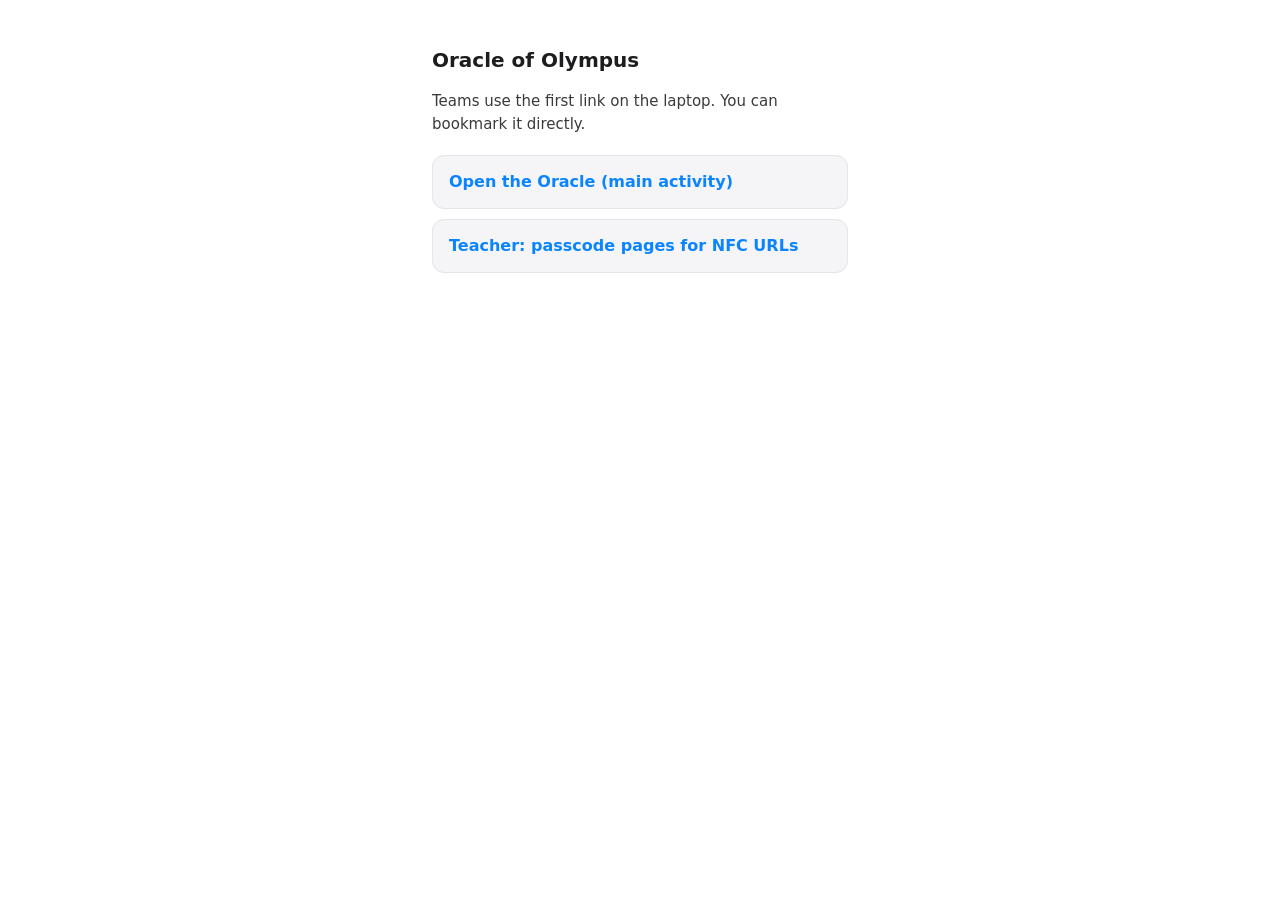
<file: oracle_of_olympus_printables/index.html>
<!DOCTYPE html>
<html lang="en">
<head>
<meta charset="UTF-8">
<meta name="viewport" content="width=device-width, initial-scale=1.0">
<title>Oracle of Olympus — site</title>
<style>
  body{font-family:system-ui,sans-serif;padding:clamp(1rem,4vw,2rem);max-width:26rem;margin:0 auto;line-height:1.5;color:#1d1d1f}
  h1{font-size:1.25rem;margin-bottom:0.5rem}
  p{color:#3a3a3c;font-size:15px;margin-bottom:1.25rem}
  ul{list-style:none;padding:0;margin:0}
  li{margin-bottom:10px}
  a{display:block;padding:14px 16px;background:#f5f5f7;border-radius:12px;color:#0a84ff;font-weight:600;text-decoration:none;border:1px solid #e5e5ea}
  a:hover{background:#eaeaea}
</style>
</head>
<body>
  <h1>Oracle of Olympus</h1>
  <p>Teams use the first link on the laptop. You can bookmark it directly.</p>
  <ul>
    <li><a href="oracle_clues_final.html">Open the Oracle (main activity)</a></li>
    <li><a href="qr-code-pages/index.html">Teacher: passcode pages for NFC URLs</a></li>
  </ul>
</body>
</html>
</file>
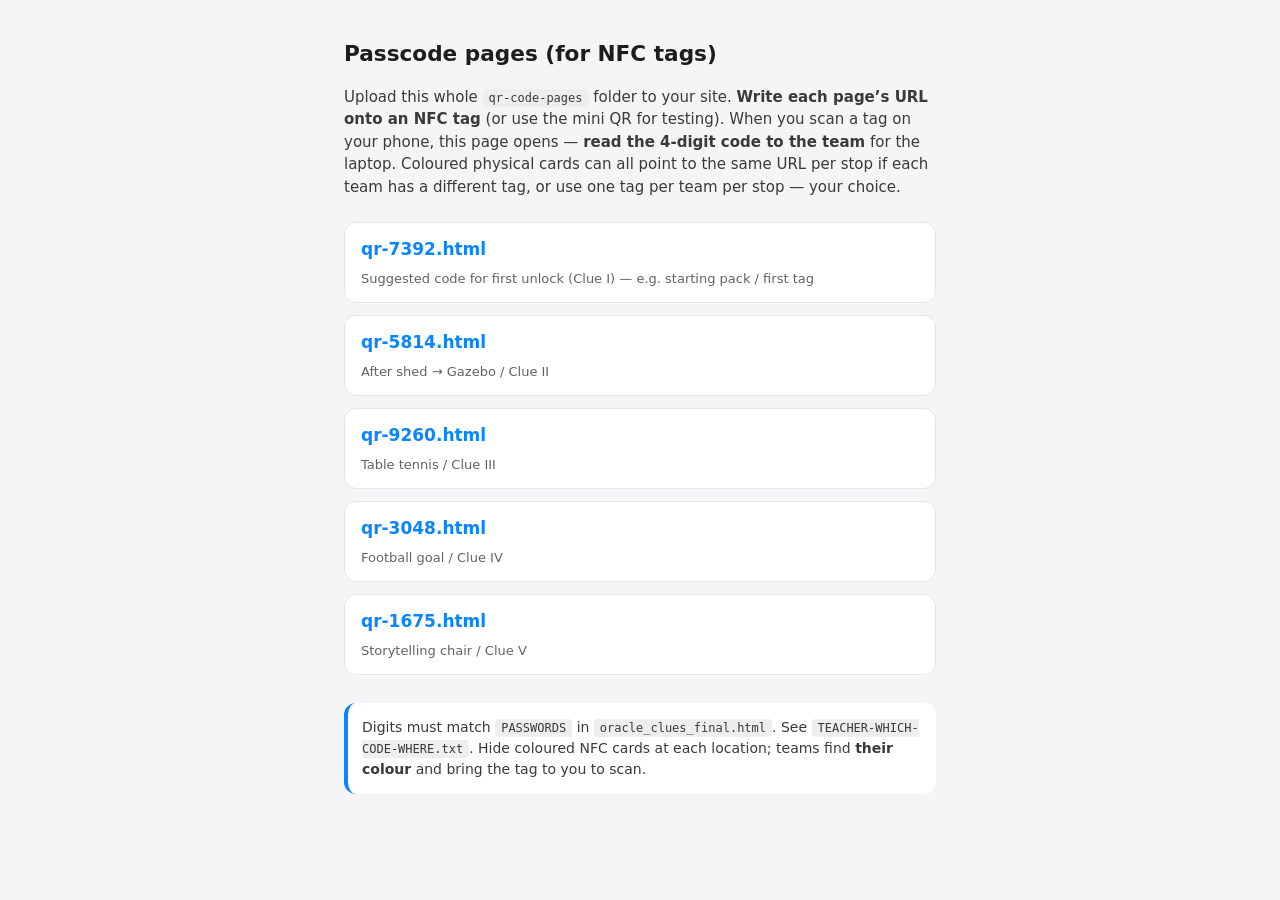
<file: oracle_of_olympus_printables/qr-code-pages/index.html>
<!DOCTYPE html>
<html lang="en">
<head>
<meta charset="UTF-8">
<meta name="viewport" content="width=device-width, initial-scale=1.0">
<meta name="robots" content="noindex,nofollow">
<title>Oracle of Olympus — passcode pages (NFC / URL)</title>
<style>
  *{box-sizing:border-box}
  body{font-family:system-ui,-apple-system,sans-serif;padding:24px;max-width:40rem;margin:0 auto;line-height:1.5;color:#1d1d1f;background:#f5f5f7}
  h1{font-size:1.35rem;margin-bottom:8px}
  p.lead{color:#3a3a3c;font-size:15px;margin-bottom:24px}
  ul{list-style:none;padding:0;margin:0}
  li{margin-bottom:12px;padding:14px 16px;background:#fff;border-radius:12px;border:1px solid #e5e5ea}
  li a{font-weight:700;color:#0a84ff;text-decoration:none;font-size:17px}
  li a:hover{text-decoration:underline}
  li span{display:block;font-size:13px;color:#636366;margin-top:6px}
  .note{margin-top:28px;padding:14px;background:#fff;border-radius:12px;font-size:14px;color:#3a3a3c;border-left:4px solid #0a84ff}
  code{font-size:12px;background:#eee;padding:2px 6px;border-radius:4px}
</style>
</head>
<body>
  <h1>Passcode pages (for NFC tags)</h1>
  <p class="lead">Upload this whole <code>qr-code-pages</code> folder to your site. <strong>Write each page’s URL onto an NFC tag</strong> (or use the mini QR for testing). When you scan a tag on your phone, this page opens — <strong>read the 4-digit code to the team</strong> for the laptop. Coloured physical cards can all point to the same URL per stop if each team has a different tag, or use one tag per team per stop — your choice.</p>

  <ul>
    <li><a href="qr-7392.html">qr-7392.html</a><span>Suggested code for first unlock (Clue I) — e.g. starting pack / first tag</span></li>
    <li><a href="qr-5814.html">qr-5814.html</a><span>After shed → Gazebo / Clue II</span></li>
    <li><a href="qr-9260.html">qr-9260.html</a><span>Table tennis / Clue III</span></li>
    <li><a href="qr-3048.html">qr-3048.html</a><span>Football goal / Clue IV</span></li>
    <li><a href="qr-1675.html">qr-1675.html</a><span>Storytelling chair / Clue V</span></li>
  </ul>

  <p class="note">Digits must match <code>PASSWORDS</code> in <code>oracle_clues_final.html</code>. See <code>TEACHER-WHICH-CODE-WHERE.txt</code>. Hide coloured NFC cards at each location; teams find <strong>their colour</strong> and bring the tag to you to scan.</p>
</body>
</html>
</file>
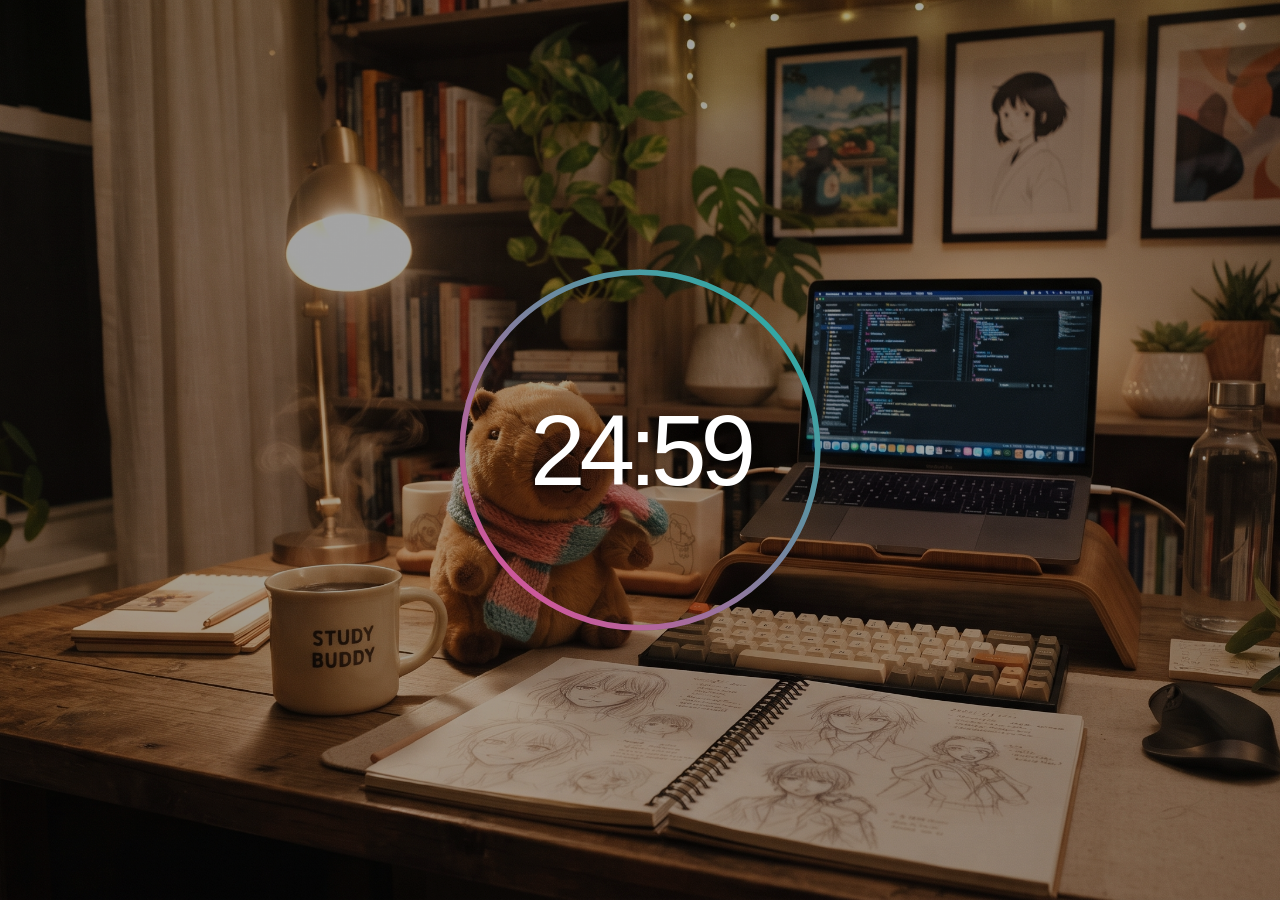
<file: capy-pomodoro/gemini-code-1793145372151.html>
<!DOCTYPE html>
<html lang="en">
<head>
    <meta charset="UTF-8">
    <meta name="viewport" content="width=device-width, initial-scale=1.0">
    <title>Capy Pomodoro Timer</title>
    <style>
        * {
            box-sizing: border-box;
        }

        html,
        body {
            width: 100%;
            height: 100%;
            margin: 0;
            overflow: hidden;
            background: #17120e;
            color: #fff;
            font-family: "Segoe UI", Arial, sans-serif;
        }

        .background {
            position: fixed;
            inset: 0;
            background: url("Gemini_Generated_Image_qd5160qd5160qd51.jpg") center / cover no-repeat;
            filter: brightness(0.78);
        }

        .shade {
            position: fixed;
            inset: 0;
            background: rgba(8, 8, 10, 0.18);
        }

        .timer-card {
            position: fixed;
            inset: 0;
            display: grid;
            place-items: center;
            cursor: pointer;
            user-select: none;
        }

        .timer-card:focus-visible {
            outline: 2px solid #ffc0ca;
            outline-offset: 5px;
        }

        .phase-label {
            display: none;
        }

        .timer-container {
            position: relative;
            display: grid;
            width: min(400px, 76vw, 76vh);
            aspect-ratio: 1;
            place-items: center;
        }

        svg {
            width: 100%;
            height: 100%;
            overflow: visible;
            transform: rotate(-90deg);
        }

        .timer-ring-track,
        .timer-ring-progress {
            fill: none;
            stroke-width: 5;
        }

        .timer-ring-track {
            stroke: rgba(63, 63, 70, 0.6);
        }

        .timer-ring-progress {
            stroke: url(#ring-gradient);
            stroke-linecap: round;
            transition: stroke-dashoffset 0.9s linear;
        }

        .time-display {
            position: absolute;
            font-size: clamp(64px, 12vw, 100px);
            font-weight: 500;
            letter-spacing: -0.06em;
            font-variant-numeric: tabular-nums;
            text-shadow: 0 2px 12px rgba(0, 0, 0, 0.32);
        }

        .hint {
            display: none;
        }

        @media (max-width: 600px) {
            .timer-container {
                width: min(340px, 78vw, 78vh);
            }
        }
    </style>
</head>
<body>
    <div class="background" aria-hidden="true"></div>
    <div class="shade" aria-hidden="true"></div>

    <main
        class="timer-card"
        id="timerCard"
        role="button"
        tabindex="0"
        aria-label="Pomodoro timer. Click to pause or resume."
        title="Click to pause or resume"
    >
        <div class="phase-label" id="phaseLabel">FOCUS SESSION</div>
        <div class="timer-container">
            <svg viewBox="0 0 360 360" aria-hidden="true">
                <defs>
                    <linearGradient id="ring-gradient" x1="0%" y1="0%" x2="100%" y2="100%">
                        <stop offset="0%" stop-color="#ec4899"></stop>
                        <stop offset="100%" stop-color="#14b8a6"></stop>
                    </linearGradient>
                </defs>
                <circle class="timer-ring-track" cx="180" cy="180" r="160"></circle>
                <circle class="timer-ring-progress" id="progressRing" cx="180" cy="180" r="160"></circle>
            </svg>
            <div class="time-display" id="timeDisplay">25:00</div>
        </div>
        <div class="hint" id="hint">Click to pause</div>
    </main>

    <script>
        const phases = [
            { label: "FOCUS SESSION", seconds: 25 * 60 },
            { label: "SHORT PAUSE", seconds: 3 },
            { label: "SHORT BREAK", seconds: 5 * 60 },
            { label: "SESSION COMPLETE", seconds: 1 }
        ];
        const circumference = 2 * Math.PI * 160;
        const progressRing = document.getElementById("progressRing");
        const timeDisplay = document.getElementById("timeDisplay");
        const phaseLabel = document.getElementById("phaseLabel");
        const hint = document.getElementById("hint");
        const card = document.getElementById("timerCard");

        let phaseIndex = 0;
        let remainingSeconds = phases[0].seconds;
        let deadline = 0;
        let timerId = null;
        let isRunning = false;

        progressRing.style.strokeDasharray = `${circumference}`;
        progressRing.style.strokeDashoffset = "0";

        function updateDisplay() {
            const phase = phases[phaseIndex];
            const shownSeconds = phaseIndex === phases.length - 1 ? 0 : remainingSeconds;
            const minutes = Math.floor(shownSeconds / 60);
            const seconds = shownSeconds % 60;

            timeDisplay.textContent = `${String(minutes).padStart(2, "0")}:${String(seconds).padStart(2, "0")}`;
            phaseLabel.textContent = phase.label;
            document.title = `${timeDisplay.textContent} ${phase.label} | Capy Pomodoro`;
            const progress = phaseIndex === 0
                ? remainingSeconds / phase.seconds
                : phaseIndex === 1
                    ? 1
                    : phaseIndex === 2
                        ? remainingSeconds / phase.seconds
                        : 0;
            progressRing.style.strokeDashoffset = `${circumference * (1 - progress)}`;
            hint.textContent = isRunning ? "Click to pause" : phaseIndex === phases.length - 1 ? "Session finished" : "Paused · click to resume";
        }

        function tick() {
            const now = Date.now();

            while (now >= deadline && phaseIndex < phases.length - 1) {
                phaseIndex += 1;
                deadline += phases[phaseIndex].seconds * 1000;
            }

            if (now >= deadline) {
                phaseIndex = phases.length - 1;
                remainingSeconds = 0;
                isRunning = false;
                clearInterval(timerId);
                timerId = null;
                updateDisplay();
                return;
            }

            remainingSeconds = Math.ceil((deadline - now) / 1000);
            updateDisplay();
        }

        function startTimer() {
            if (isRunning || phaseIndex === phases.length - 1) return;
            isRunning = true;
            deadline = Date.now() + remainingSeconds * 1000;
            timerId = window.setInterval(tick, 100);
            tick();
        }

        function pauseTimer() {
            if (!isRunning) return;
            remainingSeconds = Math.max(0, Math.ceil((deadline - Date.now()) / 1000));
            isRunning = false;
            clearInterval(timerId);
            timerId = null;
            updateDisplay();
        }

        function toggleTimer() {
            if (isRunning) pauseTimer();
            else startTimer();
        }

        card.addEventListener("click", toggleTimer);
        card.addEventListener("keydown", (event) => {
            if (event.key === "Enter" || event.key === " ") {
                event.preventDefault();
                toggleTimer();
            }
        });

        updateDisplay();
        startTimer();
    </script>
</body>
</html>
</file>
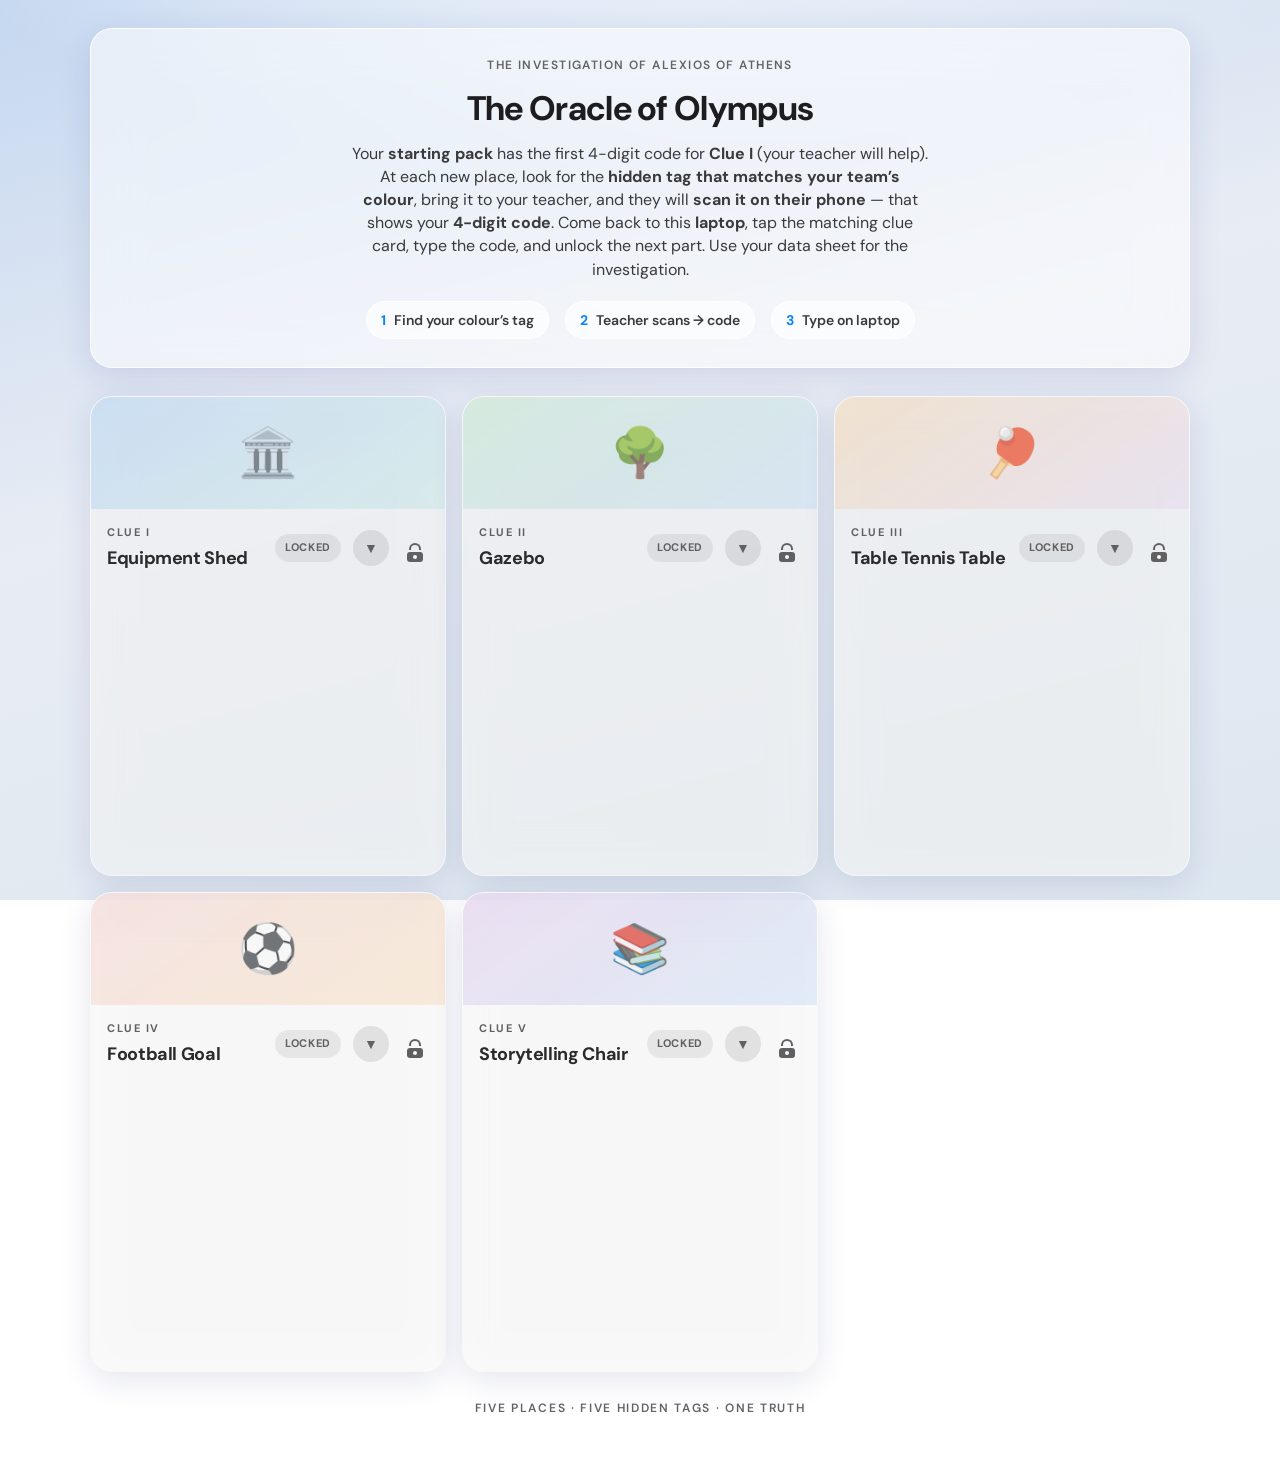
<file: oracle_of_olympus_printables/oracle_clues_final.html>
<!DOCTYPE html>
<html lang="en">
<head>
<meta charset="UTF-8">
<meta name="viewport" content="width=device-width, initial-scale=1.0">
<title>The Oracle of Olympus</title>
<link rel="preconnect" href="https://fonts.googleapis.com">
<link rel="preconnect" href="https://fonts.gstatic.com" crossorigin>
<link href="https://fonts.googleapis.com/css2?family=DM+Sans:ital,opsz,wght@0,9..40,400;0,9..40,600;0,9..40,700;1,9..40,400&display=swap" rel="stylesheet">
<style>
*{margin:0;padding:0;box-sizing:border-box;-webkit-tap-highlight-color:transparent}
:root{
  --bg1:#c5d8f0;
  --bg2:#e8ecf4;
  --bg3:#dde7f0;
  --glass:rgba(255,255,255,0.52);
  --glass-border:rgba(255,255,255,0.85);
  --glass-shadow:0 8px 32px rgba(31,38,135,0.12);
  --text:#1d1d1f;
  --text2:#3a3a3c;
  --muted:#636366;
  --accent:#0a84ff;
  --accent2:#0077ed;
  --teal:#2ec4b6;
  --success:#248a3d;
  --err:#c41e3a;
  --lock-dim:rgba(0,0,0,0.35);
  --radius:22px;
  --radius-sm:14px;
  --gold:#b8860b;
  --gold-l:#c9a227;
  --ink:#1d1d1f;
  --ink2:#3a3a3c;
  --parch-d:#e8e0d0;
  --blood:#c41e3a;
}
html{-webkit-text-size-adjust:100%}
body{
  min-height:100vh;
  font-family:"DM Sans",-apple-system,BlinkMacSystemFont,"Segoe UI",Roboto,sans-serif;
  font-size:17px;
  line-height:1.45;
  color:var(--text);
  padding:clamp(16px,4vw,28px);
  padding-bottom:48px;
  background:
    radial-gradient(ellipse 120% 80% at 50% -20%,rgba(255,255,255,0.9),transparent 50%),
    linear-gradient(165deg,var(--bg1) 0%,var(--bg2) 45%,var(--bg3) 100%);
  background-attachment:fixed;
}

.app{max-width:1100px;margin:0 auto}

/* ── Hero ── */
.hero{
  text-align:center;
  margin-bottom:28px;
  padding:28px 22px;
  border-radius:var(--radius);
  background:var(--glass);
  backdrop-filter:blur(24px);
  -webkit-backdrop-filter:blur(24px);
  border:1px solid var(--glass-border);
  box-shadow:var(--glass-shadow);
}
.hero-eyebrow{
  font-size:12px;
  font-weight:600;
  letter-spacing:0.12em;
  text-transform:uppercase;
  color:var(--muted);
  margin-bottom:10px;
}
.hero h1{
  font-size:clamp(26px,5vw,34px);
  font-weight:700;
  letter-spacing:-0.02em;
  color:var(--text);
  margin-bottom:8px;
}
.hero-lead{
  font-size:16px;
  color:var(--text2);
  max-width:36em;
  margin:0 auto 20px;
}
.steps{
  display:flex;
  flex-wrap:wrap;
  justify-content:center;
  gap:10px 16px;
  font-size:14px;
  color:var(--muted);
}
.steps span{
  display:inline-flex;
  align-items:center;
  gap:8px;
  padding:8px 14px;
  border-radius:999px;
  background:rgba(255,255,255,0.65);
  border:1px solid rgba(255,255,255,0.9);
  font-weight:600;
  color:var(--text2);
}
.steps span b{color:var(--accent);font-weight:700}

/* ── Card grid: equal-width columns, every card the same height ── */
.cards-grid{
  display:grid;
  grid-template-columns:repeat(auto-fill,minmax(min(100%,280px),1fr));
  gap:16px;
  align-items:stretch;
}

.card{
  --card-h:clamp(480px,52vh,620px);
  display:flex;
  flex-direction:column;
  height:var(--card-h);
  min-height:var(--card-h);
  max-height:var(--card-h);
  border-radius:var(--radius);
  overflow:hidden;
  border:1px solid var(--glass-border);
  background:var(--glass);
  backdrop-filter:blur(20px);
  -webkit-backdrop-filter:blur(20px);
  box-shadow:var(--glass-shadow);
  transition:transform 0.25s ease, box-shadow 0.25s ease, filter 0.25s ease;
}
.card.locked{filter:saturate(0.88) brightness(0.97)}
.card.locked:hover{transform:translateY(-2px);box-shadow:0 12px 40px rgba(31,38,135,0.16)}
.card.open{
  filter:none;
  box-shadow:0 16px 48px rgba(31,38,135,0.14);
  height:auto;
  min-height:200px;
  max-height:none;
}
.card.open .card-head{cursor:pointer}
.card.open .card-loc::after{
  content:" · tap to open clue";
  font-size:13px;
  font-weight:600;
  color:var(--accent);
  display:block;
  margin-top:6px;
  letter-spacing:0;
}

.card-visual{
  position:relative;
  flex-shrink:0;
  height:112px;
  min-height:112px;
  display:flex;
  align-items:center;
  justify-content:center;
  font-size:48px;
  line-height:1;
  background:linear-gradient(145deg,rgba(10,132,255,0.22),rgba(46,196,182,0.18));
}
.card:nth-child(2) .card-visual{background:linear-gradient(145deg,rgba(52,199,89,0.2),rgba(10,132,255,0.15))}
.card:nth-child(3) .card-visual{background:linear-gradient(145deg,rgba(255,149,0,0.22),rgba(175,82,222,0.12))}
.card:nth-child(4) .card-visual{background:linear-gradient(145deg,rgba(255,59,48,0.15),rgba(255,149,0,0.18))}
.card:nth-child(5) .card-visual{background:linear-gradient(145deg,rgba(175,82,222,0.2),rgba(10,132,255,0.14))}
.card.locked .card-visual::after{
  content:"";
  position:absolute;inset:0;
  background:rgba(255,255,255,0.25);
  pointer-events:none;
}

.card-head{
  flex-shrink:0;
  display:flex;
  align-items:center;
  gap:12px;
  padding:16px 16px 14px;
  cursor:pointer;
  user-select:none;
  -webkit-user-select:none;
}
.card-head-main{flex:1;min-width:0}
.card-num{
  display:block;
  font-size:11px;
  font-weight:700;
  letter-spacing:0.14em;
  text-transform:uppercase;
  color:var(--muted);
  margin-bottom:4px;
}
.card-loc{
  display:block;
  font-size:18px;
  font-weight:700;
  letter-spacing:-0.02em;
  color:var(--text);
}
.card.locked .card-loc{color:#2c2c2e}
.card-tag{
  font-size:11px;
  font-weight:700;
  letter-spacing:0.06em;
  text-transform:uppercase;
  padding:6px 10px;
  border-radius:999px;
  background:rgba(142,142,147,0.16);
  color:var(--muted);
}
.card.open .card-tag{background:rgba(52,199,89,0.2);color:var(--success)}
.card-chev{
  width:36px;height:36px;
  border-radius:50%;
  display:flex;align-items:center;justify-content:center;
  background:rgba(10,132,255,0.15);
  color:var(--accent);
  flex-shrink:0;
  font-size:14px;
  transition:transform 0.2s ease;
}
.card.locked .card-chev{background:rgba(142,142,147,0.2);color:var(--muted)}
.card.card-pw-open .card-chev{transform:rotate(180deg)}

.lock{width:28px;height:28px;display:flex;flex-direction:column;align-items:center;justify-content:flex-end;gap:2px;flex-shrink:0}
.lock-u{width:12px;height:7px;border:2.5px solid var(--muted);border-bottom:none;border-radius:6px 6px 0 0;transition:all 0.3s}
.lock-b{width:16px;height:10px;background:var(--muted);border-radius:3px;display:flex;align-items:center;justify-content:center;transition:background 0.3s}
.lock-h{width:4px;height:4px;border-radius:50%;background:#fff}
.card.open .lock-u{border-color:var(--success);transform:rotate(-25deg) translate(5px,-1px)}
.card.open .lock-b{background:var(--success)}

/* Password row */
.pw-wrap{flex-shrink:0;padding:0 16px 16px;display:none;flex-direction:column;gap:8px}
.pw-row{display:flex;gap:10px;flex-wrap:wrap}
.pw-inp{
  flex:1;
  min-width:160px;
  min-height:48px;
  padding:12px 16px;
  font-size:17px;
  font-weight:600;
  letter-spacing:0.12em;
  font-variant-numeric:tabular-nums;
  border-radius:var(--radius-sm);
  border:2px solid rgba(142,142,147,0.35);
  background:rgba(255,255,255,0.85);
  color:var(--text);
  outline:none;
  transition:border-color 0.2s, box-shadow 0.2s;
}
.pw-inp:focus{border-color:var(--accent);box-shadow:0 0 0 4px rgba(10,132,255,0.2)}
.pw-inp::placeholder{color:#aeaeb2;font-weight:500;letter-spacing:0.02em;text-transform:none}
.pw-btn{
  min-height:48px;
  padding:0 22px;
  font-size:16px;
  font-weight:700;
  border:none;
  border-radius:var(--radius-sm);
  background:linear-gradient(180deg,var(--accent),var(--accent2));
  color:#fff;
  cursor:pointer;
  box-shadow:0 4px 14px rgba(10,132,255,0.35);
  transition:transform 0.15s, filter 0.15s;
}
.pw-btn:active{transform:scale(0.98)}
.pw-err{color:var(--err);font-size:14px;font-weight:600;min-height:20px;padding-left:4px}

/* Clue panels sit in card DOM but stay hidden until opened in the modal */
.clue-content{
  flex-direction:column;
  padding:0;
  overflow:visible;
}
.card .clue-content{display:none}
.clue-title-bar{
  background:linear-gradient(180deg,rgba(29,29,31,0.94),rgba(44,44,46,0.92));
  margin:0 -16px 16px;
  padding:16px 18px;
  border-radius:0 0 var(--radius-sm) var(--radius-sm);
}
.clue-label{font-size:10px;font-weight:700;letter-spacing:0.2em;color:rgba(255,255,255,0.55);display:block;margin-bottom:6px}
.clue-name{font-size:20px;font-weight:700;color:#fff;letter-spacing:-0.02em}
.clue-title-bar--nested{margin-top:8px;margin-bottom:14px!important}
.clue-modal-body .clue-title-bar--nested{margin-left:0;margin-right:0}

.story-box{font-size:16px;line-height:1.65;color:var(--ink2);margin-bottom:14px}
.task-box{
  background:rgba(10,132,255,0.08);
  border-left:4px solid var(--accent);
  padding:12px 14px;
  font-style:italic;
  color:var(--ink);
  font-size:15px;
  line-height:1.55;
  border-radius:0 var(--radius-sm) var(--radius-sm) 0;
  margin-bottom:14px;
}
.task-box strong{font-style:normal;font-weight:700}
.data-box{
  background:rgba(52,199,89,0.12);
  border:1px solid rgba(52,199,89,0.45);
  border-radius:var(--radius-sm);
  padding:12px 14px;
  margin-bottom:14px;
}
.data-title{font-size:11px;font-weight:700;letter-spacing:0.12em;color:var(--success);margin-bottom:8px;display:block;text-transform:uppercase}
.data-row{font-size:15px;color:var(--ink);line-height:1.75}
.data-row span{font-weight:700}
.next-box{
  background:linear-gradient(180deg,#2c2c2e,#1d1d1f);
  border-radius:var(--radius-sm);
  padding:14px 16px;
  margin-bottom:6px;
}
.next-label{font-size:10px;font-weight:700;letter-spacing:0.18em;color:rgba(255,255,255,0.45);display:block;margin-bottom:6px;text-transform:uppercase}
.next-text{font-size:15px;color:#f5f5f7;line-height:1.5}
.next-code{font-size:15px;font-weight:600;color:var(--gold-l);letter-spacing:0.02em;margin-top:8px;display:block;line-height:1.5}
.next-code strong{color:#fff;font-weight:700}

.cipher-wrap{margin-bottom:14px}
.cipher-title{font-size:12px;font-weight:700;letter-spacing:0.08em;color:var(--muted);margin-bottom:10px;display:block;text-transform:uppercase}
.cipher-grid{display:flex;gap:8px;flex-wrap:wrap;margin-bottom:12px}
/* Light tile so dark emoji (e.g. ◈ ☽) stay visible — was var(--ink) which hid them */
.sym{
  width:44px;height:44px;
  background:linear-gradient(180deg,#f7f9fc,#eef2f8);
  border:2px solid rgba(10,132,255,0.35);
  border-radius:10px;
  box-shadow:inset 0 1px 0 rgba(255,255,255,0.9),0 1px 2px rgba(0,0,0,0.06);
  display:flex;align-items:center;justify-content:center;
  font-size:22px;
  line-height:1;
  font-family:"Segoe UI Emoji","Apple Color Emoji","Noto Color Emoji",system-ui,sans-serif;
}
.cipher-key{
  display:grid;
  grid-template-columns:repeat(6,minmax(0,1fr));
  gap:8px;
  margin-bottom:14px;
}
@media (min-width:520px){
  .cipher-key{grid-template-columns:repeat(8,minmax(0,1fr))}
}
.key-item{
  background:rgba(10,132,255,0.08);
  border:1px solid rgba(10,132,255,0.2);
  border-radius:8px;
  padding:6px 4px;
  text-align:center;
}
.key-sym{
  font-size:18px;
  display:block;
  line-height:1.15;
  font-family:"Segoe UI Emoji","Apple Color Emoji","Noto Color Emoji",system-ui,sans-serif;
}
.key-let{font-size:10px;font-weight:700;color:var(--muted);display:block;margin-top:4px}
.cipher-inp{
  width:100%;
  min-height:48px;
  padding:12px 14px;
  font-size:18px;
  font-weight:700;
  letter-spacing:0.12em;
  border-radius:var(--radius-sm);
  border:2px solid rgba(142,142,147,0.35);
  background:rgba(255,255,255,0.9);
  outline:none;
  text-transform:uppercase;
  margin-bottom:8px;
}
.cipher-inp:focus{border-color:var(--accent);box-shadow:0 0 0 4px rgba(10,132,255,0.2)}
.cipher-btn{
  min-height:48px;
  padding:0 20px;
  font-size:15px;
  font-weight:700;
  border-radius:var(--radius-sm);
  border:none;
  background:var(--text);
  color:#fff;
  cursor:pointer;
  margin-bottom:4px;
}
.cipher-err{color:var(--err);font-size:14px;font-weight:600;min-height:20px;margin-top:6px}
.cipher-ok{display:none}

.riddle-inp{
  width:100%;
  min-height:48px;
  padding:12px 14px;
  font-size:18px;
  font-weight:700;
  border-radius:var(--radius-sm);
  border:2px solid rgba(142,142,147,0.35);
  background:rgba(255,255,255,0.9);
  outline:none;
  margin-bottom:8px;
}
.riddle-inp:focus{border-color:var(--accent);box-shadow:0 0 0 4px rgba(10,132,255,0.2)}

.hint-box{
  background:rgba(255,149,0,0.12);
  border:1px solid rgba(255,149,0,0.35);
  border-radius:var(--radius-sm);
  padding:12px 14px;
  margin-bottom:14px;
  font-size:14px;
  color:var(--ink2);
  line-height:1.5;
}
.hint-box strong{font-size:11px;font-weight:800;letter-spacing:0.1em;color:#c45c00;display:block;margin-bottom:6px}

.mr-white-box{
  background:linear-gradient(180deg,#3a3a3c,#2c2c2e);
  border-radius:var(--radius-sm);
  padding:18px;
  text-align:center;
  margin-bottom:14px;
  border:1px solid rgba(255,255,255,0.12);
}
.mr-white-icon{font-size:40px;margin-bottom:10px;display:block}
.mr-white-title{font-size:17px;font-weight:700;color:#fff;margin-bottom:8px}
.mr-white-text{font-size:15px;color:#e8e8ed;line-height:1.55}
.mr-white-note{font-size:14px;color:#aeaeb2;font-style:italic;margin-top:10px}

.clue-content.showing{animation:fadeIn 0.4s ease-out}
@keyframes fadeIn{from{opacity:0;transform:translateY(8px)}to{opacity:1;transform:translateY(0)}}

/* ── Clue modal (full clue text + cipher) ── */
.clue-modal-root[hidden]{display:none!important}
.clue-modal-root{
  position:fixed;
  inset:0;
  z-index:5000;
  display:flex;
  align-items:center;
  justify-content:center;
  padding:max(12px,env(safe-area-inset-top)) max(12px,env(safe-area-inset-right)) max(12px,env(safe-area-inset-bottom)) max(12px,env(safe-area-inset-left));
}
.clue-modal-backdrop{
  position:absolute;
  inset:0;
  background:rgba(15,23,42,0.5);
  backdrop-filter:blur(8px);
  -webkit-backdrop-filter:blur(8px);
}
.clue-modal-panel{
  position:relative;
  z-index:1;
  width:min(100%,880px);
  max-height:min(92dvh,920px);
  display:flex;
  flex-direction:column;
  background:rgba(255,255,255,0.94);
  backdrop-filter:blur(24px);
  -webkit-backdrop-filter:blur(24px);
  border-radius:22px;
  border:1px solid rgba(255,255,255,0.95);
  box-shadow:0 25px 80px rgba(0,0,0,0.28);
  overflow:hidden;
}
.clue-modal-toolbar{
  flex-shrink:0;
  display:flex;
  align-items:center;
  justify-content:space-between;
  gap:12px;
  padding:14px 18px;
  border-bottom:1px solid rgba(0,0,0,0.08);
  background:rgba(255,255,255,0.75);
}
.clue-modal-title{font-size:17px;font-weight:700;color:var(--text);line-height:1.25}
.clue-modal-close{
  flex-shrink:0;
  width:44px;height:44px;
  border:none;
  border-radius:12px;
  background:rgba(0,0,0,0.06);
  font-size:26px;
  line-height:1;
  cursor:pointer;
  color:var(--text);
  transition:background 0.15s;
}
.clue-modal-close:hover{background:rgba(0,0,0,0.1)}
.clue-modal-body{
  flex:1;
  min-height:0;
  overflow-y:auto;
  overflow-x:hidden;
  -webkit-overflow-scrolling:touch;
  padding:20px 22px 32px;
}
.clue-modal-body .clue-content{
  display:flex!important;
  flex-direction:column;
  max-width:100%;
}
.clue-modal-body .clue-title-bar{
  margin:0 0 18px;
  border-radius:var(--radius-sm);
}
.clue-modal-body .cipher-grid{
  flex-wrap:nowrap;
  overflow-x:auto;
  padding-bottom:8px;
  gap:10px;
  -webkit-overflow-scrolling:touch;
}
.clue-modal-body .sym{
  flex-shrink:0;
  width:52px;
  height:52px;
  font-size:26px;
}
.clue-modal-body .cipher-key{
  grid-template-columns:repeat(6,minmax(52px,1fr));
  gap:10px;
}
@media (min-width:600px){
  .clue-modal-body .cipher-key{grid-template-columns:repeat(8,minmax(0,1fr))}
}
.clue-modal-body .key-item{padding:10px 6px;min-height:72px;display:flex;flex-direction:column;align-items:center;justify-content:center}
.clue-modal-body .key-let{font-size:11px;margin-top:6px}

.win-box{
  background:linear-gradient(180deg,#1f7a3a,#196b32) !important;
  border:1px solid rgba(255,255,255,0.25) !important;
}
.win-box .next-label{color:rgba(255,255,255,0.75) !important}
.win-box .next-text{color:#e8f5e9 !important}
.win-box .next-code{color:#b8e6c3 !important;font-size:15px !important}

.footer{
  text-align:center;
  margin-top:28px;
  font-size:12px;
  font-weight:600;
  letter-spacing:0.14em;
  text-transform:uppercase;
  color:var(--muted);
}

@media (max-width:480px){
  .pw-row{flex-direction:column}
  .pw-btn{width:100%}
}
</style>
</head>
<body>
<div class="app">

  <header class="hero">
    <p class="hero-eyebrow">The Investigation of Alexios of Athens</p>
    <h1>The Oracle of Olympus</h1>
    <p class="hero-lead">Your <strong>starting pack</strong> has the first 4-digit code for <strong>Clue I</strong> (your teacher will help). At each new place, look for the <strong>hidden tag that matches your team’s colour</strong>, bring it to your teacher, and they will <strong>scan it on their phone</strong> — that shows your <strong>4-digit code</strong>. Come back to this <strong>laptop</strong>, tap the matching clue card, type the code, and unlock the next part. Use your data sheet for the investigation.</p>
    <div class="steps">
      <span><b>1</b> Find your colour’s tag</span>
      <span><b>2</b> Teacher scans → code</span>
      <span><b>3</b> Type on laptop</span>
    </div>
  </header>

  <div class="cards-grid">

  <!-- CLUE 1 — EQUIPMENT SHED -->
  <div class="card locked" id="card1">
    <div class="card-visual" aria-hidden="true">🏛️</div>
    <div class="card-head" onclick="togglePw(1)">
      <div class="card-head-main">
        <span class="card-num">Clue I</span>
        <span class="card-loc">Equipment Shed</span>
      </div>
      <span class="card-tag">Locked</span>
      <span class="card-chev">▼</span>
      <div class="lock" aria-hidden="true"><div class="lock-u"></div><div class="lock-b"><div class="lock-h"></div></div></div>
    </div>
    <div class="pw-wrap" id="pw1">
      <div class="pw-row">
        <input class="pw-inp" id="pwinp1" placeholder="4-digit code" inputmode="numeric" pattern="[0-9]*" maxlength="8" autocomplete="off" onkeydown="if(event.key==='Enter')unlock(1)">
        <button type="button" class="pw-btn" onclick="unlock(1)">Unlock</button>
      </div>
      <p class="pw-err" id="pwerr1"></p>
    </div>
    <div class="clue-content" id="cc1">
      <div class="clue-title-bar">
        <span class="clue-label">Clue I · Equipment Shed</span>
        <span class="clue-name">The Cipher of Delphi</span>
      </div>
      <p class="story-box">The Oracle has hidden a word in an ancient cipher. This word was found scratched into the floor of Alexios's warehouse — it is what he traded in every day, and what his killer may have stolen.</p>
      <div class="task-box">Decode the seven symbols below using the key. Each symbol stands for a letter. Work through them one at a time and write each letter down. <strong>Type the full word in the box to check your answer.</strong></div>

      <div class="cipher-wrap">
        <span class="cipher-title">The encoded word</span>
        <div class="cipher-grid">
          <div class="sym">🗡</div>
          <div class="sym">🔥</div>
          <div class="sym">⚖</div>
          <div class="sym">◈</div>
          <div class="sym">🌊</div>
          <div class="sym">☽</div>
          <div class="sym">⚖</div>
        </div>
        <span class="cipher-title">The cipher key — symbols and letters</span>
        <div class="cipher-key">
          <div class="key-item"><span class="key-sym">⚡</span><span class="key-let">N</span></div>
          <div class="key-item"><span class="key-sym">☽</span><span class="key-let">M</span></div>
          <div class="key-item"><span class="key-sym">🏺</span><span class="key-let">T</span></div>
          <div class="key-item"><span class="key-sym">⚔</span><span class="key-let">S</span></div>
          <div class="key-item"><span class="key-sym">🌊</span><span class="key-let">H</span></div>
          <div class="key-item"><span class="key-sym">✦</span><span class="key-let">E</span></div>
          <div class="key-item"><span class="key-sym">◈</span><span class="key-let">C</span></div>
          <div class="key-item"><span class="key-sym">🗡</span><span class="key-let">D</span></div>
          <div class="key-item"><span class="key-sym">⚗</span><span class="key-let">L</span></div>
          <div class="key-item"><span class="key-sym">⚖</span><span class="key-let">A</span></div>
          <div class="key-item"><span class="key-sym">🔥</span><span class="key-let">R</span></div>
          <div class="key-item"><span class="key-sym">☀</span><span class="key-let">O</span></div>
          <div class="key-item"><span class="key-sym">🌿</span><span class="key-let">P</span></div>
          <div class="key-item"><span class="key-sym">🪨</span><span class="key-let">F</span></div>
          <div class="key-item"><span class="key-sym">🌙</span><span class="key-let">B</span></div>
          <div class="key-item"><span class="key-sym">💧</span><span class="key-let">W</span></div>
          <div class="key-item"><span class="key-sym">🪶</span><span class="key-let">I</span></div>
          <div class="key-item"><span class="key-sym">🐍</span><span class="key-let">G</span></div>
          <div class="key-item"><span class="key-sym">🌾</span><span class="key-let">K</span></div>
          <div class="key-item"><span class="key-sym">🦅</span><span class="key-let">U</span></div>
          <div class="key-item"><span class="key-sym">🪙</span><span class="key-let">V</span></div>
          <div class="key-item"><span class="key-sym">⛵</span><span class="key-let">X</span></div>
          <div class="key-item"><span class="key-sym">🏛️</span><span class="key-let">Y</span></div>
          <div class="key-item"><span class="key-sym">🐚</span><span class="key-let">J</span></div>
        </div>
        <input class="cipher-inp" id="ciphinp1" placeholder="Type your decoded word" onkeydown="if(event.key==='Enter')checkCipher()">
        <button type="button" class="cipher-btn" onclick="checkCipher()">Check my answer</button>
        <p class="cipher-err" id="cipherr"></p>
        <div id="cipher-ok" class="cipher-ok"></div>
      </div>

      <div id="c1-data" style="display:none">
        <div class="data-box">
          <span class="data-title">✦ Add this to your data sheet</span>
          <div class="data-row">Name: <span>Sostrate</span> · City: <span>Athens</span> · Occupation: <span>Weaver</span><br>
          Wealth: <span>Medium</span> · In Athens that night: <span>Yes</span><br>
          Relationship: <span>Niece (blood relative)</span> · Debt: <span>Yes — 6 drachma</span><br>
          Notes: Quiet and keeps to herself. Was seen near the market that evening.</div>
        </div>
        <div class="next-box">
          <span class="next-label">Your next location</span>
          <span class="next-text">Head to the <strong style="color:var(--gold-l)">Gazebo</strong>.<br>Find Mr White. You know what to do.</span>
          <span class="next-code">At the <strong>Gazebo</strong>, find the hidden tag for <strong>your team’s colour</strong>. Bring it to your teacher — they scan it on their phone and tell you the 4-digit code. Enter it under <strong>Clue II · Gazebo</strong> on the laptop when you are ready for the next clue.</span>
        </div>
      </div>
    </div>
  </div>

  <!-- CLUE 2 — GAZEBO -->
  <div class="card locked" id="card2">
    <div class="card-visual" aria-hidden="true">🌳</div>
    <div class="card-head" onclick="togglePw(2)">
      <div class="card-head-main">
        <span class="card-num">Clue II</span>
        <span class="card-loc">Gazebo</span>
      </div>
      <span class="card-tag">Locked</span>
      <span class="card-chev">▼</span>
      <div class="lock" aria-hidden="true"><div class="lock-u"></div><div class="lock-b"><div class="lock-h"></div></div></div>
    </div>
    <div class="pw-wrap" id="pw2">
      <div class="pw-row">
        <input class="pw-inp" id="pwinp2" placeholder="4-digit code" inputmode="numeric" pattern="[0-9]*" maxlength="8" autocomplete="off" onkeydown="if(event.key==='Enter')unlock(2)">
        <button type="button" class="pw-btn" onclick="unlock(2)">Unlock</button>
      </div>
      <p class="pw-err" id="pwerr2"></p>
    </div>
    <div class="clue-content" id="cc2">
      <div class="clue-title-bar">
        <span class="clue-label">Clue II · Gazebo</span>
        <span class="clue-name">The Challenge of Wits</span>
      </div>
      <p class="story-box">The Oracle does not give its secrets freely. To earn the next clue, your team must prove your minds are sharp.</p>

      <div class="mr-white-box">
        <span class="mr-white-icon">⚔️</span>
        <p class="mr-white-title">Find Mr White</p>
        <p class="mr-white-text">Challenge him to a game of noughts and crosses.<br><strong style="color:#fff">Your whole team must beat him.</strong><br>If he wins, you play again.</p>
        <p class="mr-white-note">When you beat him, he will give you the missing data for your sheet. At the <strong>Gazebo</strong>, find your colour’s tag and bring it to your teacher to scan — you’ll get the 4-digit code for the laptop.</p>
      </div>

      <div class="data-box">
        <span class="data-title">✦ Mr White will tell you what to add to your data sheet</span>
        <div class="data-row">He will read you the details for <span>Bardas of Corinth</span> when you beat him.</div>
      </div>
      <div class="next-box">
        <span class="next-label">Your next location</span>
        <span class="next-text">Head to the <strong style="color:var(--gold-l)">Table Tennis Table</strong>.</span>
        <span class="next-code">At the <strong>Table Tennis Table</strong>, find your colour’s tag, have your teacher scan it, then enter the 4-digit code under <strong>Clue III</strong> on the laptop.</span>
      </div>
    </div>
  </div>

  <!-- CLUE 3 -->
  <div class="card locked" id="card3">
    <div class="card-visual" aria-hidden="true">🏓</div>
    <div class="card-head" onclick="togglePw(3)">
      <div class="card-head-main">
        <span class="card-num">Clue III</span>
        <span class="card-loc">Table Tennis Table</span>
      </div>
      <span class="card-tag">Locked</span>
      <span class="card-chev">▼</span>
      <div class="lock" aria-hidden="true"><div class="lock-u"></div><div class="lock-b"><div class="lock-h"></div></div></div>
    </div>
    <div class="pw-wrap" id="pw3">
      <div class="pw-row">
        <input class="pw-inp" id="pwinp3" placeholder="4-digit code" inputmode="numeric" pattern="[0-9]*" maxlength="8" autocomplete="off" onkeydown="if(event.key==='Enter')unlock(3)">
        <button type="button" class="pw-btn" onclick="unlock(3)">Unlock</button>
      </div>
      <p class="pw-err" id="pwerr3"></p>
    </div>
    <div class="clue-content" id="cc3">
      <div class="clue-title-bar">
        <span class="clue-label">Clue III · Table Tennis Table</span>
        <span class="clue-name">Blood is Thicker Than Water</span>
      </div>
      <p class="story-box">The Oracle knows that family members stand first in line to inherit. But family members also know the most secrets. Alexios had blood relatives in Athens on the night he died — and one of them may not have told the full truth.</p>

      <div class="task-box">Look at your Citizens Database. Go through the <strong>Relationship</strong> column carefully. Decide which relationships count as a blood relative — not all of them do. Cross-check with the <strong>In Athens that night?</strong> column.<br><br>
      How many blood relatives were present in Athens on the night of the death?<br><br>
      <strong>Write all their names on your data sheet before you answer.</strong></div>

      <div class="hint-box">
        <strong>HINT</strong>
        Think carefully — not every family relationship means a blood relation. And make sure your database is complete. Did you fill in both missing witnesses from your scrolls?
      </div>

      <input class="riddle-inp" id="riddleinp" placeholder="Enter the number" inputmode="numeric" onkeydown="if(event.key==='Enter')checkRiddle()">
      <button type="button" class="cipher-btn" onclick="checkRiddle()">Submit answer</button>
      <p class="cipher-err" id="riddleerr"></p>

      <div id="c3-after" style="display:none">
        <div class="data-box" style="margin-top:12px">
          <span class="data-title">✦ Note this down on your data sheet</span>
          <div class="data-row">The five blood relatives in Athens were <span>Nikias</span>, <span>Lydia</span>, <span>Phoebe</span>, <span>Agathon</span> and <span>Sostrate</span>. Note: Euandros (stepbrother) and Philon (brother-in-law) are NOT blood relatives.</div>
        </div>
        <div class="next-box">
          <span class="next-label">Your next location</span>
          <span class="next-text">Head to the <strong style="color:var(--gold-l)">Football Goal</strong>.<br>Find Mr White again.</span>
          <span class="next-code">At the <strong>Football Goal</strong>, find your colour’s tag, have your teacher scan it, then enter the 4-digit code under <strong>Clue IV</strong> on the laptop.</span>
        </div>
      </div>
    </div>
  </div>

  <!-- CLUE 4 -->
  <div class="card locked" id="card4">
    <div class="card-visual" aria-hidden="true">⚽</div>
    <div class="card-head" onclick="togglePw(4)">
      <div class="card-head-main">
        <span class="card-num">Clue IV</span>
        <span class="card-loc">Football Goal</span>
      </div>
      <span class="card-tag">Locked</span>
      <span class="card-chev">▼</span>
      <div class="lock" aria-hidden="true"><div class="lock-u"></div><div class="lock-b"><div class="lock-h"></div></div></div>
    </div>
    <div class="pw-wrap" id="pw4">
      <div class="pw-row">
        <input class="pw-inp" id="pwinp4" placeholder="4-digit code" inputmode="numeric" pattern="[0-9]*" maxlength="8" autocomplete="off" onkeydown="if(event.key==='Enter')unlock(4)">
        <button type="button" class="pw-btn" onclick="unlock(4)">Unlock</button>
      </div>
      <p class="pw-err" id="pwerr4"></p>
    </div>
    <div class="clue-content" id="cc4">
      <div class="clue-title-bar">
        <span class="clue-label">Clue IV · Football Goal</span>
        <span class="clue-name">The Trial of Memory</span>
      </div>
      <p class="story-box">The Oracle tests not just your mind, but your memory. Ancient Greek messengers had to carry long messages in their heads. Can your team do the same?</p>

      <div class="mr-white-box">
        <span class="mr-white-icon">🏺</span>
        <p class="mr-white-title">Find Mr White</p>
        <p class="mr-white-text">Your whole team must recite <strong style="color:#fff">Humpty Dumpty</strong> — <strong style="color:#fff">backwards.</strong><br><br>Start from the last line and work to the first. Every team member must say at least one line.</p>
        <p class="mr-white-note">When you finish, Mr White will give you the last piece of data for your sheet. At the <strong>Football Goal</strong>, find your colour’s tag and bring it to your teacher to scan — you’ll get the 4-digit code for the laptop.</p>
      </div>

      <div class="data-box">
        <span class="data-title">✦ Mr White will give you data to add</span>
        <div class="data-row">He will tell you the <span>Debt Amount</span> for <span>Agathon the Silversmith</span> — this is an important clue for your verdict.</div>
      </div>
      <div class="next-box">
        <span class="next-label">Your next location</span>
        <span class="next-text">Head to the <strong style="color:var(--gold-l)">Storytelling Chair</strong>.</span>
        <span class="next-code">At the <strong>Storytelling Chair</strong>, find your colour’s tag, have your teacher scan it, then enter the 4-digit code under <strong>Clue V</strong> on the laptop.</span>
      </div>
    </div>
  </div>

  <!-- CLUE 5 -->
  <div class="card locked" id="card5">
    <div class="card-visual" aria-hidden="true">📚</div>
    <div class="card-head" onclick="togglePw(5)">
      <div class="card-head-main">
        <span class="card-num">Clue V</span>
        <span class="card-loc">Storytelling Chair</span>
      </div>
      <span class="card-tag">Locked</span>
      <span class="card-chev">▼</span>
      <div class="lock" aria-hidden="true"><div class="lock-u"></div><div class="lock-b"><div class="lock-h"></div></div></div>
    </div>
    <div class="pw-wrap" id="pw5">
      <div class="pw-row">
        <input class="pw-inp" id="pwinp5" placeholder="4-digit code" inputmode="numeric" pattern="[0-9]*" maxlength="8" autocomplete="off" onkeydown="if(event.key==='Enter')unlock(5)">
        <button type="button" class="pw-btn" onclick="unlock(5)">Unlock</button>
      </div>
      <p class="pw-err" id="pwerr5"></p>
    </div>
    <div class="clue-content" id="cc5">
      <div class="clue-title-bar">
        <span class="clue-label">Clue V · Storytelling Chair</span>
        <span class="clue-name">The Debtors of Alexios</span>
      </div>
      <p class="story-box">Alexios was generous with his money — perhaps too generous. Several citizens owed him drachma at the time of his death. But not all of them were even in Athens. The Oracle wants to know who was away.</p>

      <div class="task-box">Look at your Citizens Database. Find all citizens who were <strong>NOT in Athens</strong> on the night of the death but who still have a debt recorded against them.<br><br>
      How many citizens match both conditions — <strong>not in Athens AND has a debt?</strong><br><br>
      <strong>Make sure your database is complete before you answer. Check your second scroll.</strong></div>

      <div class="hint-box">
        <strong>HINT</strong>
        Your second witness from the scrolls was not in Athens that night — but he did owe Alexios money. If he is missing from your database, add him now before you answer.
      </div>

      <input class="riddle-inp" id="debtinp" placeholder="Enter the number" inputmode="numeric" onkeydown="if(event.key==='Enter')checkDebt()">
      <button type="button" class="cipher-btn" onclick="checkDebt()">Submit answer</button>
      <p class="cipher-err" id="debterr"></p>

      <div id="c5-debt-after" style="display:none">
        <div class="data-box" style="margin-top:12px">
          <span class="data-title">✦ Well done — now unlock the final secret</span>
          <div class="data-row">The three citizens not in Athens with a debt were <span>Sostrates</span>, <span>Eirene</span>, and <span>Bardas</span>. If Bardas was missing, add him now from your scroll.<br><br>
          Now solve one last puzzle to complete your investigation.</div>
        </div>

        <div style="margin-top:14px">
          <div class="clue-title-bar clue-title-bar--nested">
            <span class="clue-label">Final Puzzle · Storytelling Chair</span>
            <span class="clue-name">The Secret in the Scrolls</span>
          </div>
          <p class="story-box">Alexios was known to hide messages in plain sight. The Oracle has found a stack of books — but they are not here. They have been seen elsewhere in the school.</p>
          <div class="task-box">
            Make your way to the <strong>display board outside the Class 2 toilets</strong>.<br><br>
            Look carefully at the books on the poster. The <strong>first letter of each book title</strong>, read from top to bottom, spells a secret word.<br><br>
            Come back here and type the word to complete your investigation.
          </div>

          <input class="riddle-inp" id="booksinp" placeholder="Type the secret word" onkeydown="if(event.key==='Enter')checkBooks()">
          <button type="button" class="cipher-btn" onclick="checkBooks()">Submit answer</button>
          <p class="cipher-err" id="bookserr"></p>

          <div id="c5-after" style="display:none">
            <div class="next-box win-box" style="margin-top:12px">
              <span class="next-label">Investigation complete</span>
              <span class="next-text">All clues gathered. Your data sheet is now complete.<br><strong style="color:#fff">Return to the classroom and write your verdict.</strong></span>
              <span class="next-code">Answer the three questions on your Verdict Sheet.</span>
            </div>
          </div>
        </div>
      </div>
    </div>
  </div>

  </div>

  <p class="footer">Five places · Five hidden tags · One truth</p>
</div>

<div id="clue-modal-root" class="clue-modal-root" hidden>
  <div class="clue-modal-backdrop" onclick="closeClueModal()" aria-hidden="true"></div>
  <div class="clue-modal-panel" role="dialog" aria-modal="true" aria-labelledby="clue-modal-title">
    <div class="clue-modal-toolbar">
      <span id="clue-modal-title" class="clue-modal-title">Clue</span>
      <button type="button" class="clue-modal-close" onclick="closeClueModal()" aria-label="Close clue">×</button>
    </div>
    <div class="clue-modal-body" id="clue-modal-body"></div>
  </div>
</div>

<script>
/* Five 4-digit codes — see qr-code-pages (URLs can be written to NFC tags). Any code unlocks any clue card. */
const PASSWORDS = new Set(['7392','5814','9260','3048','1675']);

/** Short pause after a wrong passcode or answer to discourage rapid guessing (ms). */
const GUESS_COOLDOWN_MS = 3000;
const cooldownUntil = Object.create(null);

function coolingRemaining(id){
  const u = cooldownUntil[id];
  if(!u) return 0;
  return Math.max(0, u - Date.now());
}

function startGuessCooldown(id){
  cooldownUntil[id] = Date.now() + GUESS_COOLDOWN_MS;
}

/** Returns true if blocked (caller should return). Sets err text to countdown. */
function blockIfCooling(id, errEl){
  const rem = coolingRemaining(id);
  if(rem <= 0) return false;
  const s = Math.ceil(rem / 1000);
  if(errEl){
    errEl.textContent = 'Please wait ' + s + 's before trying again.';
    errEl.style.color = 'var(--muted)';
  }
  return true;
}

function scrollClueIntoView(el){
  const mb = document.getElementById('clue-modal-body');
  if(mb && mb.contains(el)) el.scrollIntoView({behavior:'smooth',block:'nearest'});
  else if(el) el.scrollIntoView({behavior:'smooth',block:'nearest'});
}

function closeClueModal(){
  const panel = document.getElementById('clue-modal-body');
  const cc = panel.querySelector('.clue-content');
  if(!cc) return;
  const n = cc.id.replace(/^cc/,'');
  document.getElementById('card'+n).appendChild(cc);
  cc.style.display = 'none';
  document.getElementById('clue-modal-root').hidden = true;
  document.body.style.overflow = '';
}

function openClueModal(n){
  const cc = document.getElementById('cc'+n);
  if(!cc.classList.contains('clue-unlocked')) return;
  closeClueModal();
  const locEl = document.querySelector('#card'+n+' .card-loc');
  document.getElementById('clue-modal-title').textContent = locEl ? locEl.textContent.trim() : 'Clue';
  document.getElementById('clue-modal-body').appendChild(cc);
  cc.style.display = 'flex';
  cc.classList.add('showing');
  const root = document.getElementById('clue-modal-root');
  root.hidden = false;
  document.body.style.overflow = 'hidden';
  setTimeout(()=>document.querySelector('.clue-modal-close').focus(),50);
}

document.addEventListener('keydown',function(e){
  if(e.key === 'Escape' && !document.getElementById('clue-modal-root').hidden) closeClueModal();
});

function togglePw(n){
  const card = document.getElementById('card'+n);
  const pw = document.getElementById('pw'+n);
  const showing = pw.style.display === 'flex';
  pw.style.display = showing ? 'none' : 'flex';
  card.classList.toggle('card-pw-open', !showing);
  if(!showing) setTimeout(()=>document.getElementById('pwinp'+n).focus(),50);
}

function unlock(n){
  const err = document.getElementById('pwerr'+n);
  if(blockIfCooling('unlock-'+n, err)) return;
  const val = document.getElementById('pwinp'+n).value.replace(/\s/g,'');
  if(!val){
    err.textContent = 'Enter a code.';
    err.style.color = 'var(--err)';
    return;
  }
  if(PASSWORDS.has(val)){
    const card = document.getElementById('card'+n);
    card.classList.remove('locked');
    card.classList.add('open');
    card.querySelector('.card-tag').textContent = 'Unlocked';
    document.getElementById('pw'+n).style.display = 'none';
    card.classList.remove('card-pw-open');
    err.textContent = '';
    err.style.color = '';
    const cc = document.getElementById('cc'+n);
    cc.classList.add('clue-unlocked');
    card.querySelector('.card-head').onclick = function(){ openClueModal(n); };
    openClueModal(n);
  } else {
    startGuessCooldown('unlock-'+n);
    err.style.color = 'var(--err)';
    err.textContent = 'The Oracle remains silent. Check the code and try again.';
  }
}

function checkCipher(){
  const err = document.getElementById('cipherr');
  if(blockIfCooling('cipher', err)) return;
  const val = document.getElementById('ciphinp1').value.trim().toUpperCase();
  if(!val){
    err.style.color = 'var(--err)';
    err.textContent = 'Type a word to check.';
    return;
  }
  if(val === 'DRACHMA'){
    err.textContent = '';
    document.getElementById('cipher-ok').innerHTML = '<p style="color:#248a3d;font-weight:700;font-size:14px;margin-top:8px">✦ Correct — the word is DRACHMA</p>';
    document.getElementById('cipher-ok').style.display = 'block';
    document.getElementById('c1-data').style.display = 'block';
    scrollClueIntoView(document.getElementById('c1-data'));
  } else {
    startGuessCooldown('cipher');
    err.style.color = 'var(--err)';
    err.textContent = 'Not quite. Look at the key again and try each symbol one at a time.';
  }
}

function checkRiddle(){
  const err = document.getElementById('riddleerr');
  if(blockIfCooling('riddle', err)) return;
  const val = document.getElementById('riddleinp').value.trim().toUpperCase();
  if(!val){
    err.style.color = 'var(--err)';
    err.textContent = 'Enter a number.';
    return;
  }
  if(val === '5'){
    err.textContent = '';
    err.style.color = '#248a3d';
    err.textContent = '✦ Correct — five blood relatives were in Athens that night.';
    document.getElementById('c3-after').style.display = 'block';
    scrollClueIntoView(document.getElementById('c3-after'));
  } else {
    startGuessCooldown('riddle');
    err.style.color = 'var(--err)';
    if(val === '4'){
      err.textContent = 'Not quite — your database might be incomplete. Did you add both witnesses from your scrolls?';
    } else if(val === '7' || val === '6'){
      err.textContent = 'Too many — some of those relationships are not blood relations. Think carefully about each one.';
    } else {
      err.textContent = 'Not quite. Look carefully at each relationship and decide if it counts as a blood relation.';
    }
  }
}

function checkDebt(){
  const err = document.getElementById('debterr');
  if(blockIfCooling('debt', err)) return;
  const val = document.getElementById('debtinp').value.trim();
  if(!val){
    err.style.color = 'var(--err)';
    err.textContent = 'Enter a number.';
    return;
  }
  if(val === '3'){
    err.textContent = '';
    err.style.color = '#248a3d';
    err.textContent = '✦ Correct — three citizens were not in Athens but owed a debt.';
    document.getElementById('c5-debt-after').style.display = 'block';
    scrollClueIntoView(document.getElementById('c5-debt-after'));
  } else {
    startGuessCooldown('debt');
    err.style.color = 'var(--err)';
    if(val === '2'){
      err.textContent = 'Not quite — your database might be incomplete. Did you add the second missing witness from your scroll?';
    } else {
      err.textContent = 'Not quite. Filter for No in Athens AND Yes for debt and count carefully.';
    }
  }
}

function checkBooks(){
  const err = document.getElementById('bookserr');
  if(blockIfCooling('books', err)) return;
  const val = document.getElementById('booksinp').value.trim().toUpperCase();
  if(!val){
    err.style.color = 'var(--err)';
    err.textContent = 'Type the secret word.';
    return;
  }
  if(val === 'COFFEE'){
    err.textContent = '';
    err.style.color = '#248a3d';
    err.textContent = '✦ Correct — well spotted!';
    document.getElementById('c5-after').style.display = 'block';
    scrollClueIntoView(document.getElementById('c5-after'));
  } else {
    startGuessCooldown('books');
    err.style.color = 'var(--err)';
    err.textContent = 'Look again. Read the first letter of each book spine from top to bottom.';
  }
}
</script>
</body>
</html>
</file>
